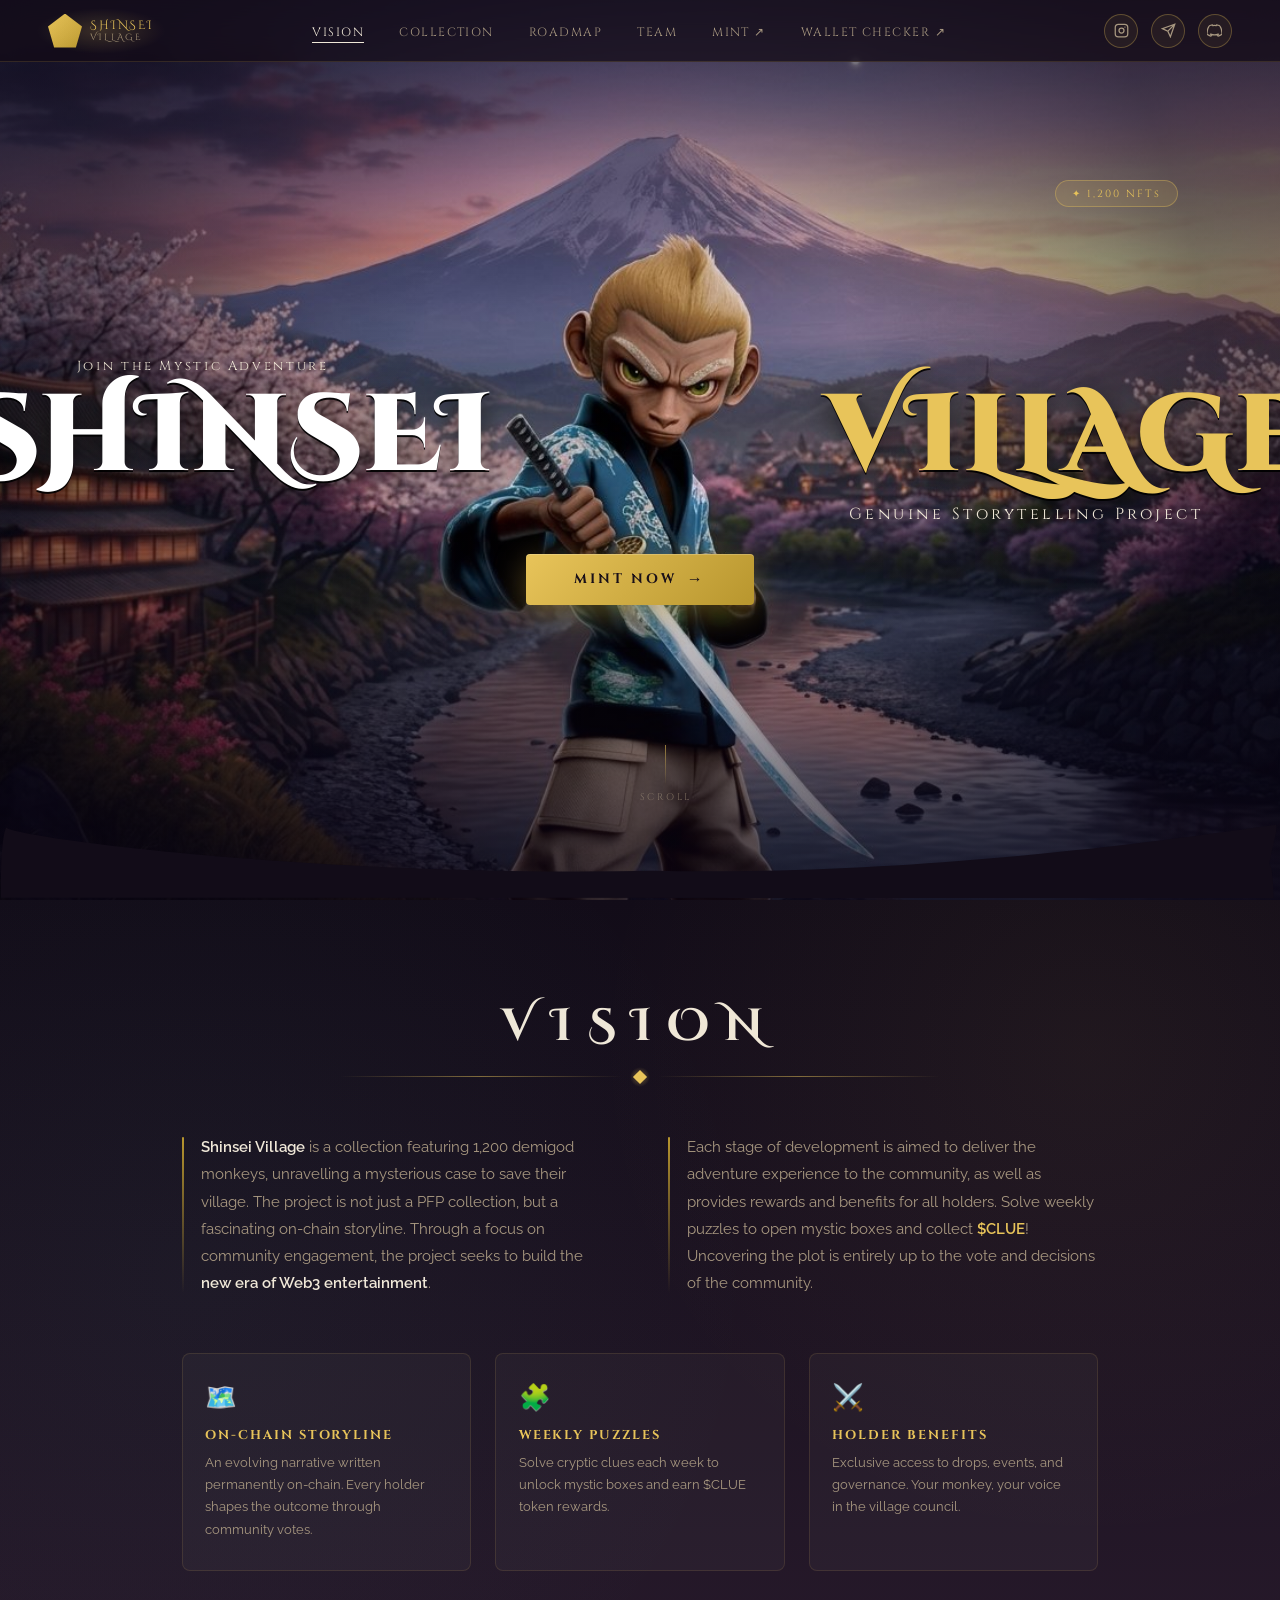
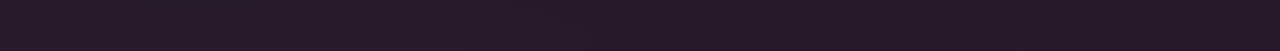
<file: Assignment 3/index.html>
<!DOCTYPE html>
<html lang="en">
<head>
  <meta charset="UTF-8" />
  <meta name="viewport" content="width=device-width, initial-scale=1.0"/>
  <title>Shinsei Village – Mystic Adventure</title>
  <link href="https://fonts.googleapis.com/css2?family=Cinzel+Decorative:wght@700;900&family=Cinzel:wght@400;600;700&family=Raleway:wght@300;400;500;600&display=swap" rel="stylesheet"/>
    <link rel="stylesheet" href="style.css" />
  <style>
    :root {
      --gold:        #e8c45a;
      --gold-dark:   #b8962e;
      --dark-bg:     #1a1018;
      --dark-mid:    #26192a;
      --dark-card:   #1e1424;
      --text-light:  #f0e8d8;
      --text-muted:  #a89880;
      --accent-teal: #4ecdc4;
      --shadow-glow: 0 0 40px rgba(232, 196, 90, 0.25);
    }

    *, *::before, *::after { margin: 0; padding: 0; box-sizing: border-box; }
    html { scroll-behavior: smooth; }

    body {
      font-family: 'Raleway', sans-serif;
      background: var(--dark-bg);
      color: var(--text-light);
      overflow-x: hidden;
    }


    .navbar {
      position: fixed;           
      top: 0;
      left: 0;
      width: 100%;
      z-index: 100;
      background: rgba(18, 10, 22, 0.72);
      backdrop-filter: blur(14px);
      border-bottom: 1px solid rgba(232, 196, 90, 0.15);

      display: flex;
      align-items: center;
      justify-content: space-between;
      padding: 0 3rem;
      height: 62px;
    }

    .nav-logo {
      position: relative;        
      display: flex;
      align-items: center;
      gap: 0.5rem;
      text-decoration: none;
    }
    .nav-logo::after {
      content: '';
      position: absolute;        
      inset: -6px -12px;
      background: radial-gradient(ellipse, rgba(232,196,90,.18) 0%, transparent 70%);
      pointer-events: none;
    }
    .nav-logo-icon {
      width: 34px; height: 34px;
      background: linear-gradient(135deg, var(--gold), var(--gold-dark));
      clip-path: polygon(50% 0%,100% 38%,82% 100%,18% 100%,0% 38%);
    }
    .nav-logo-text {
      font-family: 'Cinzel Decorative', serif;
      font-size: .78rem;
      letter-spacing: .15em;
      color: var(--gold);
      text-transform: uppercase;
      line-height: 1.1;
    }
    .nav-logo-text span { display: block; font-size: .55rem; color: var(--text-muted); letter-spacing: .25em; }

    .nav-links {
      display: flex;             
      align-items: center;
      gap: 2.2rem;
      list-style: none;
    }
    .nav-links a {
      font-family: 'Cinzel', serif;
      font-size: .75rem;
      letter-spacing: .12em;
      color: var(--text-muted);
      text-decoration: none;
      text-transform: uppercase;
      position: relative;       
      padding-bottom: 3px;
      transition: color .3s;
    }
    .nav-links a::after {
      content: '';
      position: absolute;        
      bottom: 0; left: 0;
      width: 0; height: 1px;
      background: var(--gold);
      transition: width .3s ease;
    }
    .nav-links a:hover { color: var(--gold); }
    .nav-links a:hover::after { width: 100%; }
    .nav-links a.active { color: var(--text-light); }
    .nav-links a.active::after { width: 100%; background: var(--text-light); }

    .nav-socials {
      display: flex;             
      align-items: center;
      gap: .8rem;
    }
    .social-btn {
      width: 34px; height: 34px;
      border-radius: 50%;
      border: 1px solid rgba(232,196,90,.3);
      background: rgba(232,196,90,.06);
      color: var(--text-muted);
      font-size: .85rem;
      cursor: pointer;
      transition: all .3s;
      display: flex;            
      align-items: center;
      justify-content: center;
      text-decoration: none;
    }
    .social-btn:hover {
      border-color: var(--gold);
      color: var(--gold);
      background: rgba(232,196,90,.12);
      box-shadow: 0 0 12px rgba(232,196,90,.25);
    }


    .hero {
      position: relative;        
      width: 100%;
      min-height: 100vh;
      overflow: hidden;
    }

    .hero-bg {
      position: absolute;
      inset: 0;
      background:
        url('[data-uri]') center center / cover no-repeat;
      transform: scale(1.02);
    }
    @keyframes bgPan {
      from { transform: scale(1.05) translateX(0);   }
      to   { transform: scale(1.05) translateX(-2%); }
    }

    .hero-overlay {
      position: absolute;
      inset: 0;
      background:
        linear-gradient(to bottom,
          rgba(10,4,20,.55) 0%,
          rgba(10,4,20,.10) 30%,
          rgba(10,4,20,.05) 55%,
          rgba(10,4,20,.65) 100%
        ),
        radial-gradient(ellipse 45% 80% at 50% 50%, transparent 40%, rgba(8,3,15,.45) 100%);
    }

    .hero-wave {
      position: absolute;       
      bottom: -2px;
      left: 0;
      width: 100%;
      overflow: hidden;
      line-height: 0;
    }
    .hero-wave svg { display: block; }

    .hero-content {
      position: relative;
      z-index: 2;
      min-height: 100vh;
      padding-top: 62px;

      display: flex;
      flex-direction: column;
      align-items: center;
      justify-content: center;
      text-align: center;
      gap: 0;
    }
      to   { opacity: 1; transform: translateX(-50%) translateY(0)     scale(1);   }
    

    .hero-badge {
      position: absolute;        
      top: 20%;
      right: 8%;
      background: rgba(232,196,90,.12);
      border: 1px solid rgba(232,196,90,.35);
      border-radius: 50px;
      padding: .35rem 1rem;
      font-family: 'Cinzel', serif;
      font-size: .65rem;
      letter-spacing: .2em;
      color: var(--gold);
      backdrop-filter: blur(8px);
      animation: floatBadge 4s ease-in-out infinite;
    }
    @keyframes floatBadge {
      0%,100% { transform: translateY(0);    }
      50%      { transform: translateY(-8px); }
    }

    .hero-eyebrow {
      font-family: 'Cinzel', serif;
      font-size: .82rem;
      letter-spacing: .2em;
      color: var(--text-light);
      text-transform: none;
      margin-bottom: .5rem;
      align-self: flex-start;
      padding-left: clamp(1rem, 6vw, 8rem);
      opacity: 0;
      animation: fadeUp .8s .3s forwards;
    }

    .hero-title {
      font-family: 'Cinzel Decorative', serif;
      font-size: clamp(2.8rem, 8.5vw, 7.5rem);
      font-weight: 900;
      line-height: 1;
      letter-spacing: .01em;
      color: #fff;
      text-shadow:
        0 2px 0 rgba(0,0,0,.9),
        0 4px 30px rgba(0,0,0,.7),
        0 0 80px rgba(232,196,90,.15);
      margin-bottom: .1em;
      opacity: 0;
      animation: fadeUp .8s .5s forwards;
      width: 100%;
      padding: 0 2rem;

      display: flex;             
      align-items: center;
      justify-content: center;
      gap: clamp(160px, 26vw, 380px); 
      white-space: nowrap;
    }
    .hero-title .accent { color: var(--gold); }

    .hero-subtitle {
      font-family: 'Cinzel', serif;
      font-size: clamp(.78rem, 1.6vw, 1rem);
      letter-spacing: .22em;
      color: var(--text-light);
      text-transform: none;
      margin-bottom: 1.8rem;
      align-self: flex-end;
      padding-right: clamp(1rem, 6vw, 8rem);
      opacity: 0;
      animation: fadeUp .8s .7s forwards;
    }

   
    .hero-cta {
      position: relative;       
      display: inline-flex;      
      align-items: center;
      justify-content: center;
      gap: .6rem;
      padding: .9rem 3rem;
      background: linear-gradient(135deg, var(--gold) 0%, var(--gold-dark) 100%);
      color: #1a1018;
      font-family: 'Cinzel', serif;
      font-size: .85rem;
      font-weight: 700;
      letter-spacing: .22em;
      text-transform: uppercase;
      text-decoration: none;
      border-radius: 4px;
      box-shadow: 0 8px 32px rgba(184,150,46,.45), inset 0 1px 0 rgba(255,255,255,.2);
      overflow: hidden;
      cursor: pointer;
      border: none;
      opacity: 0;
      animation: fadeUp .8s .9s forwards;
      transition: transform .25s, box-shadow .25s;
    }
    .hero-cta::before {
      content: '';
      position: absolute;        
      top: -50%; left: -60%;
      width: 40%; height: 200%;
      background: rgba(255,255,255,.25);
      transform: skewX(-20deg);
      transition: left .6s ease;
    }
    .hero-cta:hover::before { left: 130%; }
    .hero-cta:hover {
      transform: translateY(-3px);
      box-shadow: 0 14px 44px rgba(184,150,46,.55);
    }
    .cta-arrow { font-size: 1rem; transition: transform .3s; }
    .hero-cta:hover .cta-arrow { transform: translateX(4px); }

    .scroll-hint {
      position: absolute;        
      bottom: 6rem;
      left: 50%;
      transform: translateX(-50%);
      display: flex;
      flex-direction: column;
      align-items: center;
      gap: .4rem;
      font-family: 'Cinzel', serif;
      font-size: .6rem;
      letter-spacing: .25em;
      color: rgba(168,152,128,.6);
      text-transform: uppercase;
      opacity: 0;
      animation: fadeUp .8s 1.4s forwards;
    }
    .scroll-line {
      width: 1px; height: 40px;
      background: linear-gradient(to bottom, rgba(232,196,90,.6), transparent);
      animation: scrollLine 2s ease-in-out infinite;
    }
    @keyframes scrollLine {
      0%   { height: 0;   opacity: 1; }
      100% { height: 40px; opacity: 0; }
    }

    @keyframes fadeUp {
      from { opacity: 0; transform: translateY(24px); }
      to   { opacity: 1; transform: translateY(0);    }
    }


    .vision {
      position: relative;        
      background: linear-gradient(180deg, #120c18 0%, var(--dark-mid) 100%);
      padding: 6rem 0 5rem;
      overflow: hidden;
    }

    .vision::before {
      content: '';
      position: absolute;
      inset: 0;
      background-image:
        radial-gradient(circle at 15% 50%, rgba(78,205,196,.04) 0%, transparent 50%),
        radial-gradient(circle at 85% 20%, rgba(232,196,90,.05) 0%, transparent 40%);
      pointer-events: none;
    }

    .vision-header {
      display: flex;             
      flex-direction: column;
      align-items: center;
      margin-bottom: 3.5rem;
    }

    .vision-title {
      font-family: 'Cinzel Decorative', serif;
      font-size: clamp(1.6rem, 4vw, 2.8rem);
      letter-spacing: .35em;
      color: var(--text-light);
      text-transform: uppercase;
      margin-bottom: 1.2rem;
    }

    .divider {
      position: relative;        
      width: min(600px, 90vw);
      height: 1px;
      display: flex;
      align-items: center;
    }
    .divider-line {
      flex: 1;
      height: 1px;
      background: linear-gradient(to right, transparent, rgba(232,196,90,.5), transparent);
    }
    .divider-diamond {
      position: relative;        
      width: 10px; height: 10px;
      background: var(--gold);
      transform: rotate(45deg);
      margin: 0 .8rem;
      flex-shrink: 0;
    }
    .divider-diamond::before {
      content: '';
      position: absolute;      
      inset: -5px;
      background: radial-gradient(circle, rgba(232,196,90,.4) 0%, transparent 70%);
    }

    .vision-columns {
      max-width: 980px;
      margin: 0 auto;
      padding: 0 2rem;
      display: flex;            
      gap: 3.5rem;
      align-items: flex-start;
    }
    .vision-col {
      flex: 1;                   
      position: relative;        
      padding-left: 1.2rem;
    }
    .vision-col::before {
      content: '';
      position: absolute;     
      left: 0; top: 4px;
      width: 2px; height: calc(100% - 8px);
      background: linear-gradient(to bottom, var(--gold-dark), transparent);
      border-radius: 2px;
    }

    .vision-col p {
      font-size: .92rem;
      line-height: 1.85;
      color: var(--text-muted);
    }
    .vision-col p strong {
      color: var(--text-light);
      font-weight: 600;
    }
    .vision-col p .highlight {
      color: var(--gold);
      font-weight: 600;
    }

    .vision-features {
      max-width: 980px;
      margin: 3.5rem auto 0;
      padding: 0 2rem;
      display: flex;           
      gap: 1.5rem;
    }
    .feature-card {
      position: relative;       
      flex: 1;
      background: rgba(255,255,255,.03);
      border: 1px solid rgba(232,196,90,.12);
      border-radius: 8px;
      padding: 1.8rem 1.4rem;
      overflow: hidden;
      transition: border-color .3s, transform .3s;
    }
    .feature-card::after {
      content: '';
      position: absolute;       
      top: -40px; right: -40px;
      width: 80px; height: 80px;
      background: radial-gradient(circle, rgba(232,196,90,.15) 0%, transparent 70%);
      transition: opacity .3s;
      opacity: 0;
    }
    .feature-card:hover { border-color: rgba(232,196,90,.35); transform: translateY(-4px); }
    .feature-card:hover::after { opacity: 1; }

    .card-icon {
      font-size: 1.6rem;
      margin-bottom: .9rem;
      display: block;
    }
    .card-title {
      font-family: 'Cinzel', serif;
      font-size: .8rem;
      letter-spacing: .15em;
      color: var(--gold);
      text-transform: uppercase;
      margin-bottom: .5rem;
    }
    .card-text {
      font-size: .82rem;
      line-height: 1.7;
      color: var(--text-muted);
    }

    @media (max-width: 768px) {
      .navbar { padding: 0 1.2rem; }
      .nav-links { display: none; }
      .vision-columns, .vision-features { flex-direction: column; gap: 2rem; }
      .hero-badge { display: none; }
    }
  </style>
</head>
<body>


<nav class="navbar">

  <a href="#" class="nav-logo">
    <div class="nav-logo-icon"></div>
    <div class="nav-logo-text">
      Shinsei
      <span>Village</span>
    </div>
  </a>

  <ul class="nav-links">
    <li><a href="#hero"   class="active">Vision</a></li>
    <li><a href="#vision">Collection</a></li>
    <li><a href="#vision">Roadmap</a></li>
    <li><a href="#vision">Team</a></li>
    <li><a href="#vision">Mint ↗</a></li>
    <li><a href="#vision">Wallet Checker ↗</a></li>
  </ul>

  <div class="nav-socials">
    <a href="#" class="social-btn" title="Instagram">
      <svg width="15" height="15" viewBox="0 0 24 24" fill="none" stroke="currentColor" stroke-width="2">
        <rect x="2" y="2" width="20" height="20" rx="5"/><circle cx="12" cy="12" r="4"/>
        <circle cx="17.5" cy="6.5" r="1" fill="currentColor" stroke="none"/>
      </svg>
    </a>
    <a href="#" class="social-btn" title="Telegram">
      <svg width="15" height="15" viewBox="0 0 24 24" fill="none" stroke="currentColor" stroke-width="2">
        <path d="M22 2L11 13M22 2L15 22l-4-9-9-4 20-7z"/>
      </svg>
    </a>
    <a href="#" class="social-btn" title="Discord">
      <svg width="15" height="15" viewBox="0 0 24 24" fill="none" stroke="currentColor" stroke-width="2">
        <path d="M20.317 4.37a19.79 19.79 0 00-4.885-1.515.074.074 0 00-.079.037c-.21.375-.444.864-.608 1.25a18.27 18.27 0 00-5.487 0 12.64 12.64 0 00-.617-1.25.077.077 0 00-.079-.037A19.736 19.736 0 003.677 4.37a.07.07 0 00-.032.027C.533 9.046-.32 13.58.099 18.057a.082.082 0 00.031.057 19.9 19.9 0 005.993 3.03.078.078 0 00.084-.028c.462-.63.874-1.295 1.226-1.994a.076.076 0 00-.041-.106 13.107 13.107 0 01-1.872-.892.077.077 0 01-.008-.128 10.2 10.2 0 00.372-.292.074.074 0 01.077-.01c3.928 1.793 8.18 1.793 12.062 0a.074.074 0 01.078.01c.12.098.246.198.373.292a.077.077 0 01-.006.127 12.299 12.299 0 01-1.873.892.077.077 0 00-.041.107c.36.698.772 1.362 1.225 1.993a.076.076 0 00.084.028 19.839 19.839 0 006.002-3.03.077.077 0 00.032-.054c.5-5.177-.838-9.674-3.549-13.66a.061.061 0 00-.031-.03z"/>
      </svg>
    </a>
  </div>
</nav>

<section class="hero" id="hero">

  <div class="hero-bg"></div>
  <div class="hero-overlay"></div>

  <div class="hero-badge">✦ 1,200 NFTs</div>

  <div class="hero-content">
    <p class="hero-eyebrow">Join the Mystic Adventure</p>

    <h1 class="hero-title">
      <span>SHINSEI</span>
      <span class="accent">VILLAGE</span>
    </h1>

    <p class="hero-subtitle">Genuine Storytelling Project</p>

    <a href="#vision" class="hero-cta">
      Mint Now
      <span class="cta-arrow">→</span>
    </a>
  </div>

  <div class="scroll-hint">
    <div class="scroll-line"></div>
    Scroll
  </div>

  <div class="hero-wave">
    <svg xmlns="http://www.w3.org/2000/svg" viewBox="-68.800 0 339.920 200" width="100%" height="80" preserveAspectRatio="none"><path d="M -67.120 13.652 C -65.440 37.853 14.680 138.327 105.160 122.047 C 186.840 138.327 268.800 4.912 269.960 7.553 C 271.120 4.912 267.640 108.908 268.440 110.227 C 269.240 108.908 269.440 190.160 269.440 190.160 L -68.560 189.280 C -68.560 189.280 -68.800 37.853 -67.120 13.652 Z" fill="#120c18 " stroke="none" /></svg>
  </div>
</section>

<section class="vision" id="vision">

  <header class="vision-header">
    <h2 class="vision-title">Vision</h2>
    <div class="divider">
      <div class="divider-line"></div>
      <div class="divider-diamond"></div>
      <div class="divider-line"></div>
    </div>
  </header>

  <div class="vision-columns">
    <div class="vision-col">
      <p>
        <strong>Shinsei Village</strong> is a collection featuring
        1,200 demigod monkeys, unravelling a mysterious case to
        save their village. The project is not just a PFP collection,
        but a fascinating on-chain storyline. Through a focus on
        community engagement, the project seeks to build the
        <strong>new era of Web3 entertainment</strong>.
      </p>
    </div>
    <div class="vision-col">
      <p>
        Each stage of development is aimed to deliver the adventure
        experience to the community, as well as provides rewards
        and benefits for all holders. Solve weekly puzzles to open
        mystic boxes and collect <span class="highlight">$CLUE</span>!
        Uncovering the plot is entirely up to the vote and decisions
        of the community.
      </p>
    </div>
  </div>

  <div class="vision-features">

    <div class="feature-card">
      <span class="card-icon">🗺️</span>
      <h3 class="card-title">On-Chain Storyline</h3>
      <p class="card-text">
        An evolving narrative written permanently on-chain. Every
        holder shapes the outcome through community votes.
      </p>
    </div>

    <div class="feature-card">
      <span class="card-icon">🧩</span>
      <h3 class="card-title">Weekly Puzzles</h3>
      <p class="card-text">
        Solve cryptic clues each week to unlock mystic boxes and
        earn <span class="highlight">$CLUE</span> token rewards.
      </p>
    </div>

    <div class="feature-card">
      <span class="card-icon">⚔️</span>
      <h3 class="card-title">Holder Benefits</h3>
      <p class="card-text">
        Exclusive access to drops, events, and governance. Your
        monkey, your voice in the village council.
      </p>
    </div>

  </div>
</section>

</body>
</html>
</file>
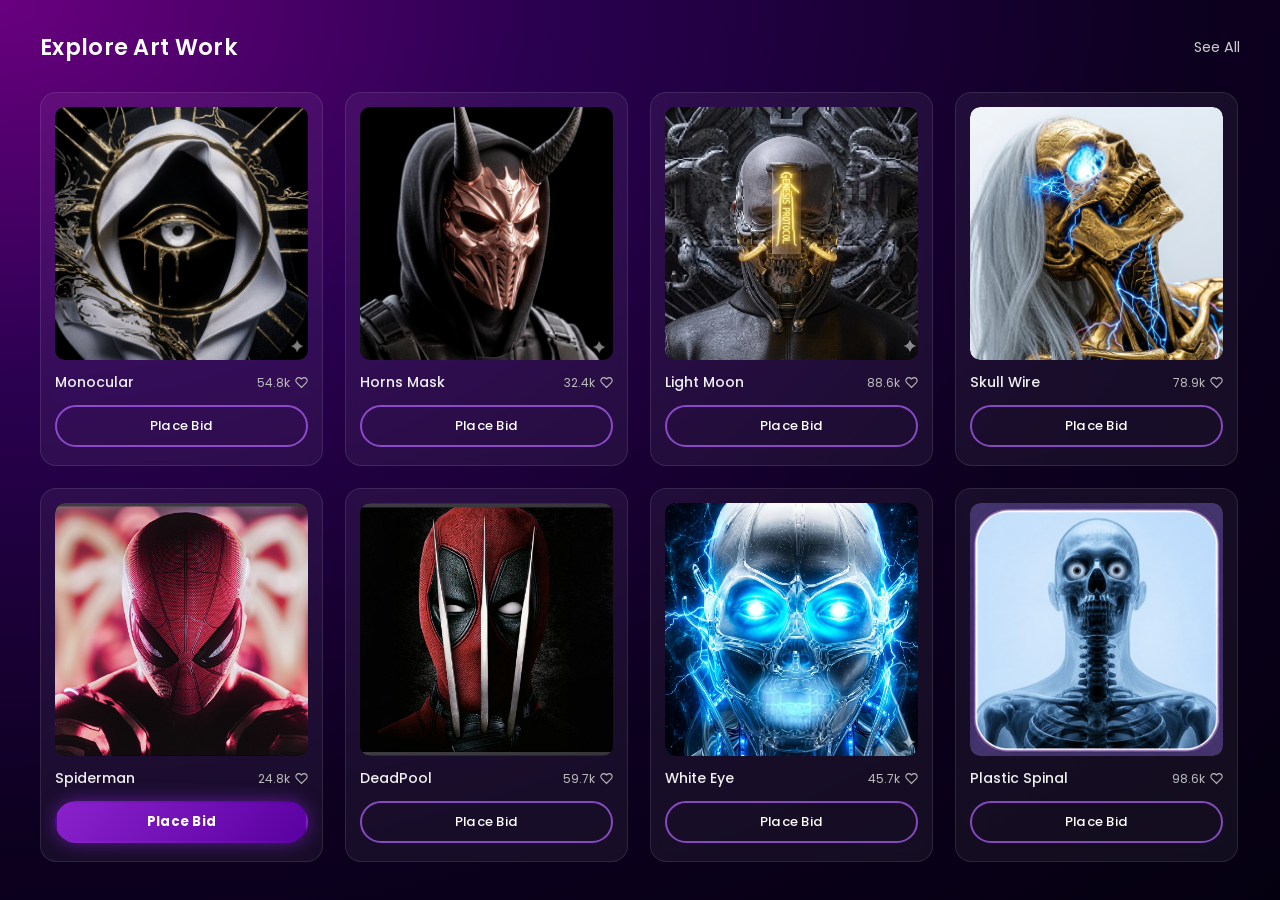
<file: Assignment 3/design2.html>
<!DOCTYPE html>
<html lang="en">
<head>
  <meta charset="UTF-8" />
  <meta name="viewport" content="width=device-width, initial-scale=1.0"/>
  <title>Explore Art Work</title>
  <link href="https://fonts.googleapis.com/css2?family=Poppins:wght@400;500;600;700&display=swap" rel="stylesheet"/>
  <link rel="stylesheet" href="design2.css"/>
</head>
<body>

  <div class="header">
    <h2>Explore Art Work</h2>
    <a href="#">See All</a>
  </div>

  <div class="grid">

    <!-- Card 1 -->
    <div class="card">
      <div class="art-wrapper">
        <img src="/Assignment 3/assets/Gemini_Generated_Image_3tsfdw3tsfdw3tsf.png" alt="Monocular"/>
      </div>
      <div class="info-row">
        <span class="art-title">Monocular</span>
        <span class="likes">
          54.8k
          <svg viewBox="0 0 24 24" xmlns="http://www.w3.org/2000/svg">
            <path d="M20.84 4.61a5.5 5.5 0 0 0-7.78 0L12 5.67l-1.06-1.06a5.5 5.5 0 0 0-7.78 7.78L12 21.23l8.84-8.84a5.5 5.5 0 0 0 0-7.78z"/>
          </svg>
        </span>
      </div>
      <button class="bid-btn">Place Bid</button>
    </div>

    <!-- Card 2 -->
    <div class="card">
      <div class="art-wrapper">
        <img src="/Assignment 3/assets/Gemini_Generated_Image_1mfkaz1mfkaz1mfk.png" alt="Horns Mask"/>
      </div>
      <div class="info-row">
        <span class="art-title">Horns Mask</span>
        <span class="likes">
          32.4k
          <svg viewBox="0 0 24 24" xmlns="http://www.w3.org/2000/svg">
            <path d="M20.84 4.61a5.5 5.5 0 0 0-7.78 0L12 5.67l-1.06-1.06a5.5 5.5 0 0 0-7.78 7.78L12 21.23l8.84-8.84a5.5 5.5 0 0 0 0-7.78z"/>
          </svg>
        </span>
      </div>
      <button class="bid-btn">Place Bid</button>
    </div>

    <!-- Card 3 -->
    <div class="card">
      <div class="art-wrapper">
        <img src="/Assignment 3/assets/Gemini_Generated_Image_rjhijurjhijurjhi.png" alt="Light Moon"/>
      </div>
      <div class="info-row">
        <span class="art-title">Light Moon</span>
        <span class="likes">
          88.6k
          <svg viewBox="0 0 24 24" xmlns="http://www.w3.org/2000/svg">
            <path d="M20.84 4.61a5.5 5.5 0 0 0-7.78 0L12 5.67l-1.06-1.06a5.5 5.5 0 0 0-7.78 7.78L12 21.23l8.84-8.84a5.5 5.5 0 0 0 0-7.78z"/>
          </svg>
        </span>
      </div>
      <button class="bid-btn">Place Bid</button>
    </div>

    <!-- Card 4 -->
    <div class="card">
      <div class="art-wrapper">
        <img src="/Assignment 3/assets/Gemini_Generated_Image_27g9o727g9o727g9.png" alt="Skull Wire"/>
      </div>
      <div class="info-row">
        <span class="art-title">Skull Wire</span>
        <span class="likes">
          78.9k
          <svg viewBox="0 0 24 24" xmlns="http://www.w3.org/2000/svg">
            <path d="M20.84 4.61a5.5 5.5 0 0 0-7.78 0L12 5.67l-1.06-1.06a5.5 5.5 0 0 0-7.78 7.78L12 21.23l8.84-8.84a5.5 5.5 0 0 0 0-7.78z"/>
          </svg>
        </span>
      </div>
      <button class="bid-btn">Place Bid</button>
    </div>

    <!-- Card 5 — Active -->
    <div class="card active">
      <div class="art-wrapper">
        <img src="/Assignment 3/assets/spider.png" alt="Spiderman"/>
      </div>
      <div class="info-row">
        <span class="art-title">Spiderman</span>
        <span class="likes">
          24.8k
          <svg viewBox="0 0 24 24" xmlns="http://www.w3.org/2000/svg">
            <path d="M20.84 4.61a5.5 5.5 0 0 0-7.78 0L12 5.67l-1.06-1.06a5.5 5.5 0 0 0-7.78 7.78L12 21.23l8.84-8.84a5.5 5.5 0 0 0 0-7.78z"/>
          </svg>
        </span>
      </div>
      <button class="bid-btn">Place Bid</button>
    </div>

    <!-- Card 6 -->
    <div class="card">
      <div class="art-wrapper">
        <img src="/Assignment 3/assets/deadpool.png" alt="DeadPool"/>
      </div>
      <div class="info-row">
        <span class="art-title">DeadPool</span>
        <span class="likes">
          59.7k
          <svg viewBox="0 0 24 24" xmlns="http://www.w3.org/2000/svg">
            <path d="M20.84 4.61a5.5 5.5 0 0 0-7.78 0L12 5.67l-1.06-1.06a5.5 5.5 0 0 0-7.78 7.78L12 21.23l8.84-8.84a5.5 5.5 0 0 0 0-7.78z"/>
          </svg>
        </span>
      </div>
      <button class="bid-btn">Place Bid</button>
    </div>

    <!-- Card 7 -->
    <div class="card">
      <div class="art-wrapper">
        <img src="/Assignment 3/assets/Gemini_Generated_Image_ipt6k4ipt6k4ipt6.png" alt="White Eye"/>
      </div>
      <div class="info-row">
        <span class="art-title">White Eye</span>
        <span class="likes">
          45.7k
          <svg viewBox="0 0 24 24" xmlns="http://www.w3.org/2000/svg">
            <path d="M20.84 4.61a5.5 5.5 0 0 0-7.78 0L12 5.67l-1.06-1.06a5.5 5.5 0 0 0-7.78 7.78L12 21.23l8.84-8.84a5.5 5.5 0 0 0 0-7.78z"/>
          </svg>
        </span>
      </div>
      <button class="bid-btn">Place Bid</button>
    </div>

    <!-- Card 8 -->
    <div class="card">
      <div class="art-wrapper">
        <img src="/Assignment 3/assets/ChatGPT Image May 28, 2026, 10_24_08 PM.png" alt="Plastic Spinal"/>
      </div>
      <div class="info-row">
        <span class="art-title">Plastic Spinal</span>
        <span class="likes">
          98.6k
          <svg viewBox="0 0 24 24" xmlns="http://www.w3.org/2000/svg">
            <path d="M20.84 4.61a5.5 5.5 0 0 0-7.78 0L12 5.67l-1.06-1.06a5.5 5.5 0 0 0-7.78 7.78L12 21.23l8.84-8.84a5.5 5.5 0 0 0 0-7.78z"/>
          </svg>
        </span>
      </div>
      <button class="bid-btn">Place Bid</button>
    </div>

  </div>
</body>
</html>
</file>
<file: Assignment 3/style.css>
:root {
      --gold:        #e8c45a;
      --gold-dark:   #b8962e;
      --dark-bg:     #1a1018;
      --dark-mid:    #26192a;
      --dark-card:   #1e1424;
      --text-light:  #f0e8d8;
      --text-muted:  #a89880;
      --accent-teal: #4ecdc4;
      --shadow-glow: 0 0 40px rgba(232, 196, 90, 0.25);
    }

    *, *::before, *::after { margin: 0; padding: 0; box-sizing: border-box; }
    html { scroll-behavior: smooth; }

    body {
      font-family: 'Raleway', sans-serif;
      background: var(--dark-bg);
      color: var(--text-light);
      overflow-x: hidden;
    }


    .navbar {
      position: fixed;           
      top: 0;
      left: 0;
      width: 100%;
      z-index: 100;
      background: rgba(18, 10, 22, 0.72);
      backdrop-filter: blur(14px);
      border-bottom: 1px solid rgba(232, 196, 90, 0.15);

      display: flex;
      align-items: center;
      justify-content: space-between;
      padding: 0 3rem;
      height: 62px;
    }

    .nav-logo {
      position: relative;        
      display: flex;
      align-items: center;
      gap: 0.5rem;
      text-decoration: none;
    }
    .nav-logo::after {
      content: '';
      position: absolute;        
      inset: -6px -12px;
      background: radial-gradient(ellipse, rgba(232,196,90,.18) 0%, transparent 70%);
      pointer-events: none;
    }
    .nav-logo-icon {
      width: 34px; height: 34px;
      background: linear-gradient(135deg, var(--gold), var(--gold-dark));
      clip-path: polygon(50% 0%,100% 38%,82% 100%,18% 100%,0% 38%);
    }
    .nav-logo-text {
      font-family: 'Cinzel Decorative', serif;
      font-size: .78rem;
      letter-spacing: .15em;
      color: var(--gold);
      text-transform: uppercase;
      line-height: 1.1;
    }
    .nav-logo-text span { display: block; font-size: .55rem; color: var(--text-muted); letter-spacing: .25em; }

    .nav-links {
      display: flex;             
      align-items: center;
      gap: 2.2rem;
      list-style: none;
    }
    .nav-links a {
      font-family: 'Cinzel', serif;
      font-size: .75rem;
      letter-spacing: .12em;
      color: var(--text-muted);
      text-decoration: none;
      text-transform: uppercase;
      position: relative;       
      padding-bottom: 3px;
      transition: color .3s;
    }
    .nav-links a::after {
      content: '';
      position: absolute;        
      bottom: 0; left: 0;
      width: 0; height: 1px;
      background: var(--gold);
      transition: width .3s ease;
    }
    .nav-links a:hover { color: var(--gold); }
    .nav-links a:hover::after { width: 100%; }
    .nav-links a.active { color: var(--text-light); }
    .nav-links a.active::after { width: 100%; background: var(--text-light); }

    .nav-socials {
      display: flex;             
      align-items: center;
      gap: .8rem;
    }
    .social-btn {
      width: 34px; height: 34px;
      border-radius: 50%;
      border: 1px solid rgba(232,196,90,.3);
      background: rgba(232,196,90,.06);
      color: var(--text-muted);
      font-size: .85rem;
      cursor: pointer;
      transition: all .3s;
      display: flex;            
      align-items: center;
      justify-content: center;
      text-decoration: none;
    }
    .social-btn:hover {
      border-color: var(--gold);
      color: var(--gold);
      background: rgba(232,196,90,.12);
      box-shadow: 0 0 12px rgba(232,196,90,.25);
    }


    .hero {
      position: relative;        
      width: 100%;
      min-height: 100vh;
      overflow: hidden;
    }

    .hero-bg {
      position: absolute;
      inset: 0;
      background:
        url('[data-uri]') center center / cover no-repeat;
      transform: scale(1.02);
    }
    @keyframes bgPan {
      from { transform: scale(1.05) translateX(0);   }
      to   { transform: scale(1.05) translateX(-2%); }
    }

    .hero-overlay {
      position: absolute;
      inset: 0;
      background:
        linear-gradient(to bottom,
          rgba(10,4,20,.55) 0%,
          rgba(10,4,20,.10) 30%,
          rgba(10,4,20,.05) 55%,
          rgba(10,4,20,.65) 100%
        ),
        radial-gradient(ellipse 45% 80% at 50% 50%, transparent 40%, rgba(8,3,15,.45) 100%);
    }

    .hero-wave {
      position: absolute;       
      bottom: -2px;
      left: 0;
      width: 100%;
      overflow: hidden;
      line-height: 0;
    }
    .hero-wave svg { display: block; }

    .hero-content {
      position: relative;
      z-index: 2;
      min-height: 100vh;
      padding-top: 62px;

      display: flex;
      flex-direction: column;
      align-items: center;
      justify-content: center;
      text-align: center;
      gap: 0;
    }
      to   { opacity: 1; transform: translateX(-50%) translateY(0)     scale(1);   }
    

    .hero-badge {
      position: absolute;        
      top: 20%;
      right: 8%;
      background: rgba(232,196,90,.12);
      border: 1px solid rgba(232,196,90,.35);
      border-radius: 50px;
      padding: .35rem 1rem;
      font-family: 'Cinzel', serif;
      font-size: .65rem;
      letter-spacing: .2em;
      color: var(--gold);
      backdrop-filter: blur(8px);
      animation: floatBadge 4s ease-in-out infinite;
    }
    @keyframes floatBadge {
      0%,100% { transform: translateY(0);    }
      50%      { transform: translateY(-8px); }
    }

    .hero-eyebrow {
      font-family: 'Cinzel', serif;
      font-size: .82rem;
      letter-spacing: .2em;
      color: var(--text-light);
      text-transform: none;
      margin-bottom: .5rem;
      align-self: flex-start;
      padding-left: clamp(1rem, 6vw, 8rem);
      opacity: 0;
      animation: fadeUp .8s .3s forwards;
    }

    .hero-title {
      font-family: 'Cinzel Decorative', serif;
      font-size: clamp(2.8rem, 8.5vw, 7.5rem);
      font-weight: 900;
      line-height: 1;
      letter-spacing: .01em;
      color: #fff;
      text-shadow:
        0 2px 0 rgba(0,0,0,.9),
        0 4px 30px rgba(0,0,0,.7),
        0 0 80px rgba(232,196,90,.15);
      margin-bottom: .1em;
      opacity: 0;
      animation: fadeUp .8s .5s forwards;
      width: 100%;
      padding: 0 2rem;

      display: flex;             
      align-items: center;
      justify-content: center;
      gap: clamp(160px, 26vw, 380px); 
      white-space: nowrap;
    }
    .hero-title .accent { color: var(--gold); }

    .hero-subtitle {
      font-family: 'Cinzel', serif;
      font-size: clamp(.78rem, 1.6vw, 1rem);
      letter-spacing: .22em;
      color: var(--text-light);
      text-transform: none;
      margin-bottom: 1.8rem;
      align-self: flex-end;
      padding-right: clamp(1rem, 6vw, 8rem);
      opacity: 0;
      animation: fadeUp .8s .7s forwards;
    }

   
    .hero-cta {
      position: relative;       
      display: inline-flex;      
      align-items: center;
      justify-content: center;
      gap: .6rem;
      padding: .9rem 3rem;
      background: linear-gradient(135deg, var(--gold) 0%, var(--gold-dark) 100%);
      color: #1a1018;
      font-family: 'Cinzel', serif;
      font-size: .85rem;
      font-weight: 700;
      letter-spacing: .22em;
      text-transform: uppercase;
      text-decoration: none;
      border-radius: 4px;
      box-shadow: 0 8px 32px rgba(184,150,46,.45), inset 0 1px 0 rgba(255,255,255,.2);
      overflow: hidden;
      cursor: pointer;
      border: none;
      opacity: 0;
      animation: fadeUp .8s .9s forwards;
      transition: transform .25s, box-shadow .25s;
    }
    .hero-cta::before {
      content: '';
      position: absolute;        
      top: -50%; left: -60%;
      width: 40%; height: 200%;
      background: rgba(255,255,255,.25);
      transform: skewX(-20deg);
      transition: left .6s ease;
    }
    .hero-cta:hover::before { left: 130%; }
    .hero-cta:hover {
      transform: translateY(-3px);
      box-shadow: 0 14px 44px rgba(184,150,46,.55);
    }
    .cta-arrow { font-size: 1rem; transition: transform .3s; }
    .hero-cta:hover .cta-arrow { transform: translateX(4px); }

    .scroll-hint {
      position: absolute;        
      bottom: 6rem;
      left: 50%;
      transform: translateX(-50%);
      display: flex;
      flex-direction: column;
      align-items: center;
      gap: .4rem;
      font-family: 'Cinzel', serif;
      font-size: .6rem;
      letter-spacing: .25em;
      color: rgba(168,152,128,.6);
      text-transform: uppercase;
      opacity: 0;
      animation: fadeUp .8s 1.4s forwards;
    }
    .scroll-line {
      width: 1px; height: 40px;
      background: linear-gradient(to bottom, rgba(232,196,90,.6), transparent);
      animation: scrollLine 2s ease-in-out infinite;
    }
    @keyframes scrollLine {
      0%   { height: 0;   opacity: 1; }
      100% { height: 40px; opacity: 0; }
    }

    @keyframes fadeUp {
      from { opacity: 0; transform: translateY(24px); }
      to   { opacity: 1; transform: translateY(0);    }
    }


    .vision {
      position: relative;        
      background: linear-gradient(180deg, #120c18 0%, var(--dark-mid) 100%);
      padding: 6rem 0 5rem;
      overflow: hidden;
    }

    .vision::before {
      content: '';
      position: absolute;
      inset: 0;
      background-image:
        radial-gradient(circle at 15% 50%, rgba(78,205,196,.04) 0%, transparent 50%),
        radial-gradient(circle at 85% 20%, rgba(232,196,90,.05) 0%, transparent 40%);
      pointer-events: none;
    }

    .vision-header {
      display: flex;             
      flex-direction: column;
      align-items: center;
      margin-bottom: 3.5rem;
    }

    .vision-title {
      font-family: 'Cinzel Decorative', serif;
      font-size: clamp(1.6rem, 4vw, 2.8rem);
      letter-spacing: .35em;
      color: var(--text-light);
      text-transform: uppercase;
      margin-bottom: 1.2rem;
    }

    .divider {
      position: relative;        
      width: min(600px, 90vw);
      height: 1px;
      display: flex;
      align-items: center;
    }
    .divider-line {
      flex: 1;
      height: 1px;
      background: linear-gradient(to right, transparent, rgba(232,196,90,.5), transparent);
    }
    .divider-diamond {
      position: relative;        
      width: 10px; height: 10px;
      background: var(--gold);
      transform: rotate(45deg);
      margin: 0 .8rem;
      flex-shrink: 0;
    }
    .divider-diamond::before {
      content: '';
      position: absolute;      
      inset: -5px;
      background: radial-gradient(circle, rgba(232,196,90,.4) 0%, transparent 70%);
    }

    .vision-columns {
      max-width: 980px;
      margin: 0 auto;
      padding: 0 2rem;
      display: flex;            
      gap: 3.5rem;
      align-items: flex-start;
    }
    .vision-col {
      flex: 1;                   
      position: relative;        
      padding-left: 1.2rem;
    }
    .vision-col::before {
      content: '';
      position: absolute;     
      left: 0; top: 4px;
      width: 2px; height: calc(100% - 8px);
      background: linear-gradient(to bottom, var(--gold-dark), transparent);
      border-radius: 2px;
    }

    .vision-col p {
      font-size: .92rem;
      line-height: 1.85;
      color: var(--text-muted);
    }
    .vision-col p strong {
      color: var(--text-light);
      font-weight: 600;
    }
    .vision-col p .highlight {
      color: var(--gold);
      font-weight: 600;
    }

    .vision-features {
      max-width: 980px;
      margin: 3.5rem auto 0;
      padding: 0 2rem;
      display: flex;           
      gap: 1.5rem;
    }
    .feature-card {
      position: relative;       
      flex: 1;
      background: rgba(255,255,255,.03);
      border: 1px solid rgba(232,196,90,.12);
      border-radius: 8px;
      padding: 1.8rem 1.4rem;
      overflow: hidden;
      transition: border-color .3s, transform .3s;
    }
    .feature-card::after {
      content: '';
      position: absolute;       
      top: -40px; right: -40px;
      width: 80px; height: 80px;
      background: radial-gradient(circle, rgba(232,196,90,.15) 0%, transparent 70%);
      transition: opacity .3s;
      opacity: 0;
    }
    .feature-card:hover { border-color: rgba(232,196,90,.35); transform: translateY(-4px); }
    .feature-card:hover::after { opacity: 1; }

    .card-icon {
      font-size: 1.6rem;
      margin-bottom: .9rem;
      display: block;
    }
    .card-title {
      font-family: 'Cinzel', serif;
      font-size: .8rem;
      letter-spacing: .15em;
      color: var(--gold);
      text-transform: uppercase;
      margin-bottom: .5rem;
    }
    .card-text {
      font-size: .82rem;
      line-height: 1.7;
      color: var(--text-muted);
    }

    @media (max-width: 768px) {
      .navbar { padding: 0 1.2rem; }
      .nav-links { display: none; }
      .vision-columns, .vision-features { flex-direction: column; gap: 2rem; }
      .hero-badge { display: none; }
    }
</file>
<file: Assignment 3/design2.css>
* {
      margin: 0;
      padding: 0;
      box-sizing: border-box;
    }

    body {
      font-family: 'Poppins', sans-serif;
      background: radial-gradient(ellipse at top left, #6a0080 0%, #2a0050 30%, #0d0020 65%, #050010 100%);
      min-height: 100vh;
      padding: 30px 40px;
      color: #fff;
    }

    /* ── Header ── */
    .header {
      display: flex;
      justify-content: space-between;
      align-items: center;
      margin-bottom: 28px;
    }

    .header h2 {
      font-size: 1.4rem;
      font-weight: 600;
      letter-spacing: 0.3px;
    }

    .header a {
      font-size: 0.9rem;
      color: #ccc;
      text-decoration: none;
      transition: color 0.2s;
    }

    .header a:hover {
      color: #fff;
    }

    /* ── Grid ── */
    .grid {
      display: flex;
      flex-wrap: wrap;
      gap: 22px;
      justify-content: flex-start;
    }

    /* ── Card ── */
    .card {
      position: relative;
      background: rgba(255, 255, 255, 0.05);
      border: 1px solid rgba(255, 255, 255, 0.1);
      border-radius: 16px;
      padding: 14px 14px 18px;
      width: calc(25% - 17px);
      min-width: 190px;
      backdrop-filter: blur(6px);
      transition: transform 0.25s ease, box-shadow 0.25s ease;
    }

    .card:hover {
      transform: translateY(-4px);
      box-shadow: 0 12px 36px rgba(120, 0, 200, 0.35);
    }

    /* ── Art Image ── */
    .art-wrapper {
      position: relative;
      width: 100%;
      border-radius: 10px;
      overflow: hidden;
      aspect-ratio: 1 / 1;
      background: #111;
    }

    .art-wrapper img {
      width: 100%;
      height: 100%;
      object-fit: cover;
      display: block;
      border-radius: 10px;
    }

    /* ── Info Row ── */
    .info-row {
      display: flex;
      justify-content: space-between;
      align-items: center;
      margin-top: 12px;
      margin-bottom: 12px;
    }

    .art-title {
      font-size: 0.88rem;
      font-weight: 500;
      color: #f0f0f0;
    }

    .likes {
      display: flex;
      align-items: center;
      gap: 5px;
      font-size: 0.75rem;
      color: #bbb;
    }

    .likes svg {
      width: 13px;
      height: 13px;
      fill: none;
      stroke: #bbb;
      stroke-width: 2;
      transition: stroke 0.2s, fill 0.2s;
      cursor: pointer;
    }

    .likes svg:hover {
      stroke: #e879f9;
      fill: rgba(232, 121, 249, 0.2);
    }

    /* ── Bid Button ── */
    .bid-btn {
      position: relative;
      display: block;
      width: 100%;
      padding: 9px 0;
      border: 2px solid rgba(180, 100, 255, 0.7);
      border-radius: 30px;
      background: transparent;
      color: #fff;
      font-family: 'Poppins', sans-serif;
      font-size: 0.82rem;
      font-weight: 500;
      letter-spacing: 0.3px;
      cursor: pointer;
      text-align: center;
      transition: background 0.25s ease, border-color 0.25s ease, box-shadow 0.25s ease;
      overflow: hidden;
    }

    .bid-btn::before {
      content: '';
      position: absolute;
      inset: 0;
      background: linear-gradient(135deg, rgba(160, 60, 255, 0.18), rgba(100, 0, 200, 0.08));
      opacity: 0;
      transition: opacity 0.25s;
    }

    .bid-btn:hover::before {
      opacity: 1;
    }

    .bid-btn:hover {
      border-color: #c47fff;
      box-shadow: 0 0 14px rgba(180, 100, 255, 0.45);
    }

    /* Active card (Spiderman — bold button) */
    .card.active .bid-btn {
      background: linear-gradient(135deg, #8b22cc, #5900a0);
      border-color: transparent;
      font-weight: 700;
      box-shadow: 0 0 18px rgba(140, 40, 220, 0.55);
    }

    .card.active .bid-btn:hover {
      background: linear-gradient(135deg, #9f35e0, #6a00bb);
    }

    /* ── Responsive ── */
    @media (max-width: 900px) {
      .card { width: calc(50% - 12px); }
    }

    @media (max-width: 520px) {
      body { padding: 20px 16px; }
      .card { width: 100%; }
    }
</file>
